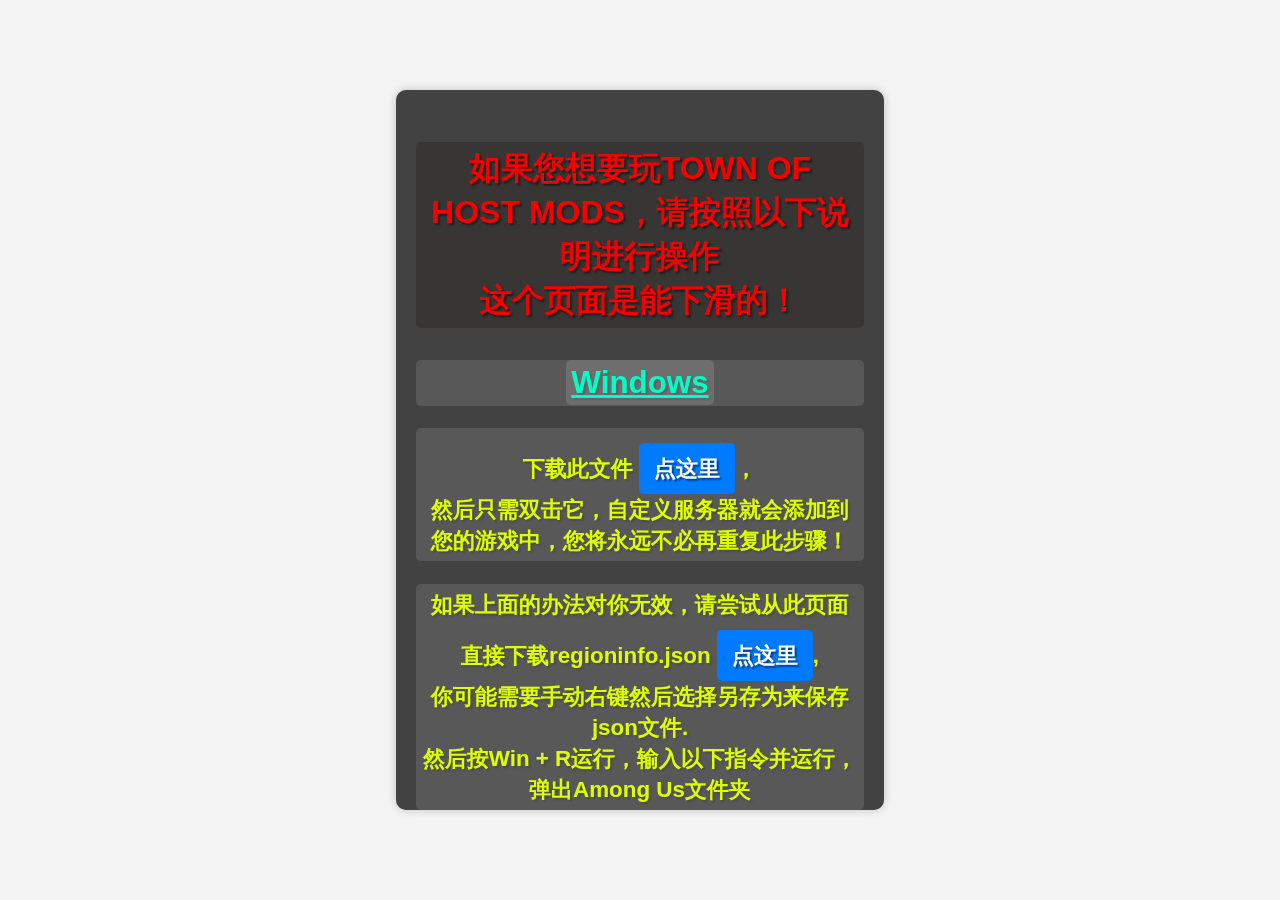
<file: cn_old.html>
<!DOCTYPE html>
<html>

<head>
    <meta charset=utf-8>
    <title>Among Us自定义服务器 - TOWN OF HOST MODS</title>
    <style>
        body {
            font-family: Arial, sans-serif;
            background-color: #f4f4f4;
            background-image: url(https://raw.githubusercontent.com/0xDrMoe/TownofHost-Enhanced/main/Resources/Background/PrevArtWinner/TOH-RE-Background-New.png);
            background-size: cover;
            background-position: 50%;
            margin: 0;
            padding: 0;
            display: flex;
            justify-content: center;
            align-items: center;
            height: 100vh
        }

        .container {
            position: relative;
            padding: 20px;
            background-color: rgba(25, 24, 24, 0.416);
            border-radius: 10px;
            box-shadow: 0 0 10px rgba(0, 0, 0, .2);
            width: 35%;
            text-align: center;
            margin: 10% auto;
            height: calc(80vh - 40px);
            overflow-y: auto
        }

        h3 {
            color: #f70000;
            font-size: 2em;
            background-color: rgba(21, 3, 3, 0.21);
            padding: 5px;
            border-radius: 5px;
            text-shadow: 2px 2px 2px rgba(0, 0, 0, .5)
        }

        b {
            color: #00ffc8;
            font-size: 1.4em;
            background-color: rgba(255, 255, 255, .137);
            padding: 5px;
            border-radius: 5px;
            text-shadow: 2px 2px 2px rgba(0, 0, 0, .126)
        }

        p {
            color: #df0;
            font-size: 1.4em;
            background-color: rgba(255, 255, 255, .116);
            padding: 5px;
            word-wrap: break-word;
            border-radius: 5px;
            text-shadow: 2px 2px 2px rgba(0, 0, 0, .144);
            font-weight: 700
        }

        .overlay {
            position: absolute;
            top: 0;
            left: 0;
            width: 100%;
            height: 100%;
            background-color: rgba(0, 0, 0, 0.604);
            z-index: -1
        }

        a {
            color: #fff;
            background-color: #007bff;
            text-decoration: none;
            padding: 10px 15px;
            border-radius: 5px;
            display: inline-block;
            margin-top: 10px;
            transition: background-color .3s ease;
            font-size: 1em;
            text-shadow: 2px 2px 2px rgba(0, 0, 0, .5)
        }

        a:hover {
            background-color: #0056b3
        }

        pre {
            background-color: rgba(0, 0, 0, 0.8);
            color: #fff;
            padding: 10px;
            border-radius: 5px;
            text-align: left;
            overflow-x: auto;
            white-space: pre-wrap;
            word-wrap: break-word;
            box-shadow: 2px 2px 5px rgba(0, 0, 0, 0.5);
        }
    </style>

<body>
    <div class=container>
        <h3>如果您想要玩TOWN OF HOST MODS，请按照以下说明进行操作<br>这个页面是能下滑的！</h3>
        <p><b><u>Windows</u></b></p>
        <p>下载此文件 <a href=https://aug.233466.xyz/Setup_Custom_Server.bat>点这里</a>，<br>然后只需双击它，自定义服务器就会添加到您的游戏中，您将永远不必再重复此步骤！
        </p>
        <p>如果上面的办法对你无效，请尝试从此页面直接下载regioninfo.json <a href="https://au.niko233.me/regioninfo.json"
                download="regioninfo.json">点这里</a>,
                <br>你可能需要手动右键然后选择另存为来保存json文件.
                <br>然后按Win + R运行，输入以下指令并运行，弹出Among Us文件夹</p>

    <pre>
%userprofile%\AppData\LocalLow\Innersloth\Among Us
    </pre>

        <p>替换掉里面的regioninfo.json然后重启你的游戏即可.</p>
        
        <p>如果您有RegionInstall，您可以下载配置文件 <a
                href=https://aug.233466.xyz/at.duikbo.regioninstall.cfg>这里</a>，<br>然后用新的配置文件替换Among Us\BepInEx\config中的配置文件
        </p>
        <p><b>* - 如果您有其他MOD，如TOUR、TOR或Las Monjas，则已经拥有Modded服务器，<br>你仍需要遵循以上步骤手动安装NikoCat233的私服</b></p>
        <p><u><b>对于iOS/Android玩家</b></u></p>
        <p>步骤1：打开您设备上的Among Us</p>
        <p>步骤2：在您的设备上保持游戏打开状态，转到您的网络浏览器</p>
        <p>步骤3：</p>
        <p>要添加Modded NA，请点击 <a
                href="amongus://init?servername=Modded_NA&serverport=443&serverip=https%3A%2F%2Faumods.us&usedtls=false">这里</a>
        </p>
        <p>要添加Modded EU，请点击 <a
                href="amongus://init?servername=Modded_EU&serverport=443&serverip=https%3A%2F%2Fau-eu.duikbo.at&usedtls=false">这里</a>
        </p>
        <p>要添加Modded Asia，请点击 <a
                href="amongus://init?servername=Modded_AS&serverport=443&serverip=https%3A%2F%2Fau-as.duikbo.at&usedtls=false">这里</a>
        </p>
        <p>要添加NikoCat233中国服务器，请点击 <a
                href="amongus://init?servername=Niko233(AS_CN)&serverport=443&serverip=https%3A%2F%2Faucn.niko233.me&usedtls=false">这里</a>
        </p>
        <p>要添加NikoCat233中国无反作弊服务器，请点击 <a
                href="amongus://init?servername=Niko233(AS_CN2)&serverport=443&serverip=https%3A%2F%2Faucn2.niko233.me&usedtls=false">这里</a>
        </p>
        <p>要添加NikoCat233美国服务器，请点击 <a
                href="amongus://init?servername=Niko233(NA_US)&serverport=443&serverip=https%3A%2F%2Fau-us.niko233.me&usedtls=false">这里</a>
        </p>
        <p>要添加NikoCat233美国无反作弊服务器，请点击 <a
                href="amongus://init?servername=Niko233(NA_US2)&serverport=443&serverip=https%3A%2F%2Fau-us2.niko233.me&usedtls=false">这里</a>
        </p>
        <p>完成上述步骤后，您将无需再次执行该操作以添加该服务器</p>
        <p>由NikoCat233提供支持</p>
        <div class=overlay></div>
    </div>
</file>
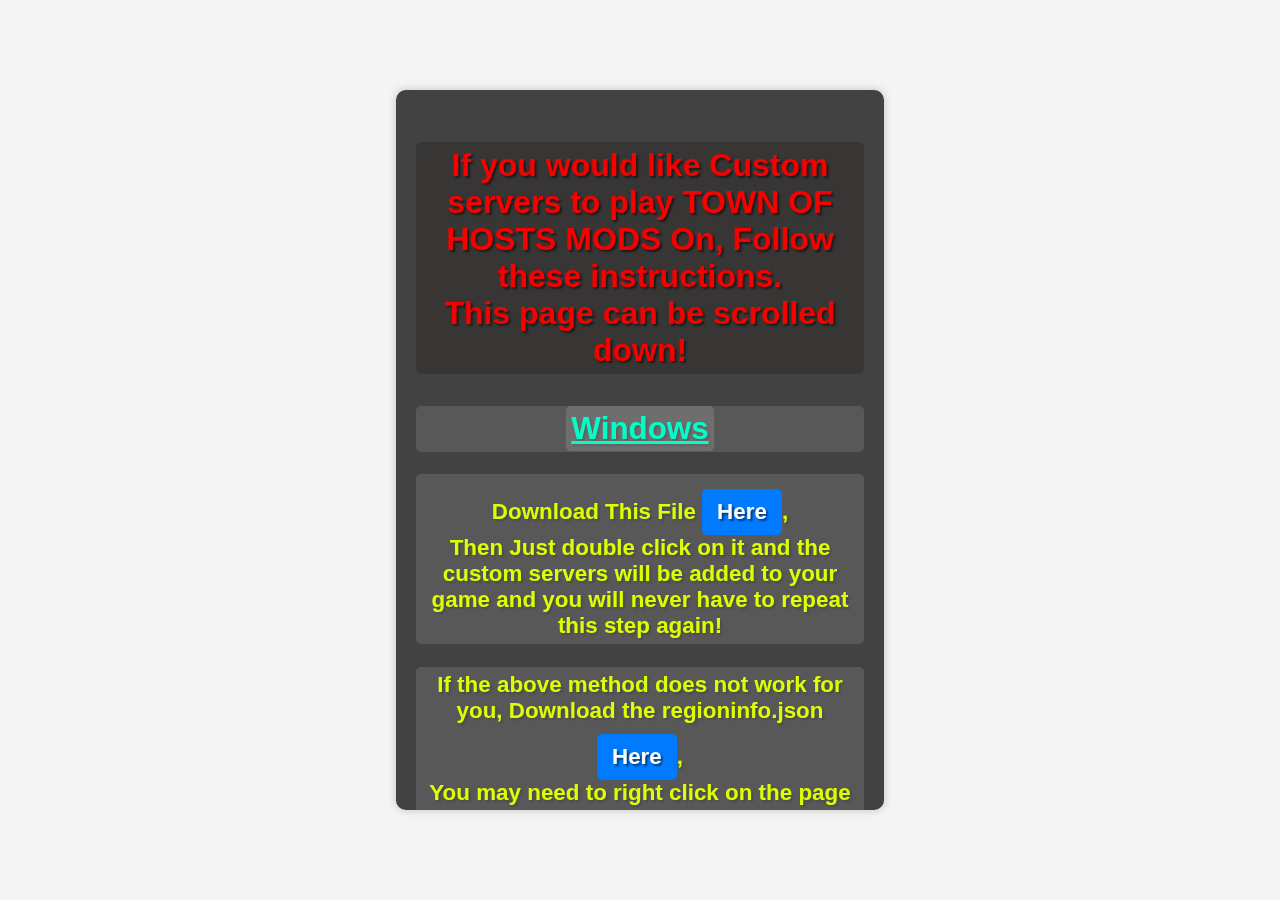
<file: en_old.html>
<!DOCTYPE html>
<html>

<head>
    <title>Among Us Custom Server - TOWN OF HOST MODS</title>
    <style>
        body {
            font-family: Arial, sans-serif;
            background-color: #f4f4f4;
            background-image: url(https://raw.githubusercontent.com/0xDrMoe/TownofHost-Enhanced/main/Resources/Background/PrevArtWinner/TOH-RE-Background-New.png);
            background-size: cover;
            background-position: 50%;
            margin: 0;
            padding: 0;
            display: flex;
            justify-content: center;
            align-items: center;
            height: 100vh;
        }

        .container {
            position: relative;
            padding: 20px;
            background-color: rgba(25, 24, 24, 0.416);
            border-radius: 10px;
            box-shadow: 0 0 10px rgba(0, 0, 0, .2);
            width: 35%;
            text-align: center;
            margin: 10% auto;
            height: calc(80vh - 40px);
            overflow-y: auto
        }

        h3 {
            color: #f70000;
            font-size: 2em;
            background-color: rgba(21, 3, 3, 0.21);
            padding: 5px;
            border-radius: 5px;
            text-shadow: 2px 2px 2px rgba(0, 0, 0, .5)
        }

        b {
            color: #00ffc8;
            font-size: 1.4em;
            background-color: rgba(255, 255, 255, .137);
            padding: 5px;
            border-radius: 5px;
            text-shadow: 2px 2px 2px rgba(0, 0, 0, .126)
        }

        p {
            color: #df0;
            font-size: 1.4em;
            background-color: rgba(255, 255, 255, .116);
            padding: 5px;
            word-wrap: break-word;
            border-radius: 5px;
            text-shadow: 2px 2px 2px rgba(0, 0, 0, .144);
            font-weight: 700
        }

        .overlay {
            position: absolute;
            top: 0;
            left: 0;
            width: 100%;
            height: 100%;
            background-color: rgba(0, 0, 0, 0.604);
            z-index: -1
        }

        a {
            color: #fff;
            background-color: #007bff;
            text-decoration: none;
            padding: 10px 15px;
            border-radius: 5px;
            display: inline-block;
            margin-top: 10px;
            transition: background-color .3s ease;
            font-size: 1em;
            text-shadow: 2px 2px 2px rgba(0, 0, 0, .5)
        }

        a:hover {
            background-color: #0056b3
        }

        pre {
            background-color: rgba(0, 0, 0, 0.8);
            color: #fff;
            padding: 10px;
            border-radius: 5px;
            text-align: left;
            overflow-x: auto;
            white-space: pre-wrap;
            word-wrap: break-word;
            box-shadow: 2px 2px 5px rgba(0, 0, 0, 0.5);
        }
    </style>
</head>

<body>
    <div class="container">
        <h3>If you would like Custom servers to play TOWN OF HOSTS MODS On, Follow these instructions. <br>This page can be scrolled down!</h3>
        <p><b><u>Windows</u></b></p>
        <p>Download This File <a href="https://au.niko233.me/Setup_Custom_Server.bat">Here</a>, <br>Then Just double click
            on it
            and the custom servers will be added to your game and you will never have to repeat this step again!</p>
        <p>If the above method does not work for you, Download the regioninfo.json <a
                href="https://au.niko233.me/regioninfo.json" download="regioninfo.json">Here</a>,
                <br>You may need to right click on the page and choose "Save as other" to mannually download the json file.
                <br>Then press Win + R and enter & run the following command:</p>

        <pre>
%userprofile%\AppData\LocalLow\Innersloth\Among Us
        </pre>

        <p>Replace regioninfo.json with the one you just downloaded and restart your game.</p>

        <p>If you have RegionInstall, You can download the config file <a
                href="https://au.niko233.me/at.duikbo.regioninstall.cfg">Here</a>, <br>Then replace the config in Among
            Us\BepInEx\config with the new one</p>
        <p><b>* - If you have other mods Like TOUR, TOR or Las Monjas, You Already have modded servers.<br>
        Still you need to follow the above steps and install NikoCat233's custom region.</b></p>
        <p><u><b>iOS/Android Players</b></u></p>
        <p>Step 1: Open Among Us on Your Device</p>
        <p>Step 2: With the Game still open, go to your web browser on your device</p>
        <p>Step 3:</p>
        <p>To add Modded NA, Click <a
                href="amongus://init?servername=Modded_NA&serverport=443&serverip=https%3A%2F%2Faumods.us&usedtls=false">Here</a>
        </p>
        <p>To add Modded EU, Click <a
                href="amongus://init?servername=Modded_EU&serverport=443&serverip=https%3A%2F%2Fau-eu.duikbo.at&usedtls=false">Here</a>
        </p>
        <p>To add Modded Asia, Click <a
                href="amongus://init?servername=Modded_AS&serverport=443&serverip=https%3A%2F%2Fau-as.duikbo.at&usedtls=false">Here</a>
        </p>
        <p>To add NikoCat233 Asia CN Server, Click <a
                href="amongus://init?servername=Niko233(AS_CN)&serverport=443&serverip=https%3A%2F%2Faucn.niko233.me&usedtls=false">Here</a>
        </p>
        <p>To add NikoCat233 Asia CN No Anticheat Server, Click <a
                href="amongus://init?servername=Niko233(AS_CN2)&serverport=443&serverip=https%3A%2F%2Faucn2.niko233.me&usedtls=false">Here</a>
        </p>
        <p>To add NikoCat233 NA US Server, Click <a
                href="amongus://init?servername=NikoCat233(NA_US)&serverport=443&serverip=https%3A%2F%2Fau-us.niko233.me&usedtls=false">Here</a>
        </p>
        <p>To add NikoCat233 NA US No Anticheat Server, Click <a
                href="amongus://init?servername=NikoCat233(NA_US2)&serverport=443&serverip=https%3A%2F%2Fau-us2.niko233.me&usedtls=false">Here</a>
        </p>
        <p>Once that step is completed you will not have to do it again for that server</p>
        <p>Hosted By NikoCat233
        <div class="overlay"></div>
    </div>
</body>

</html>
</file>
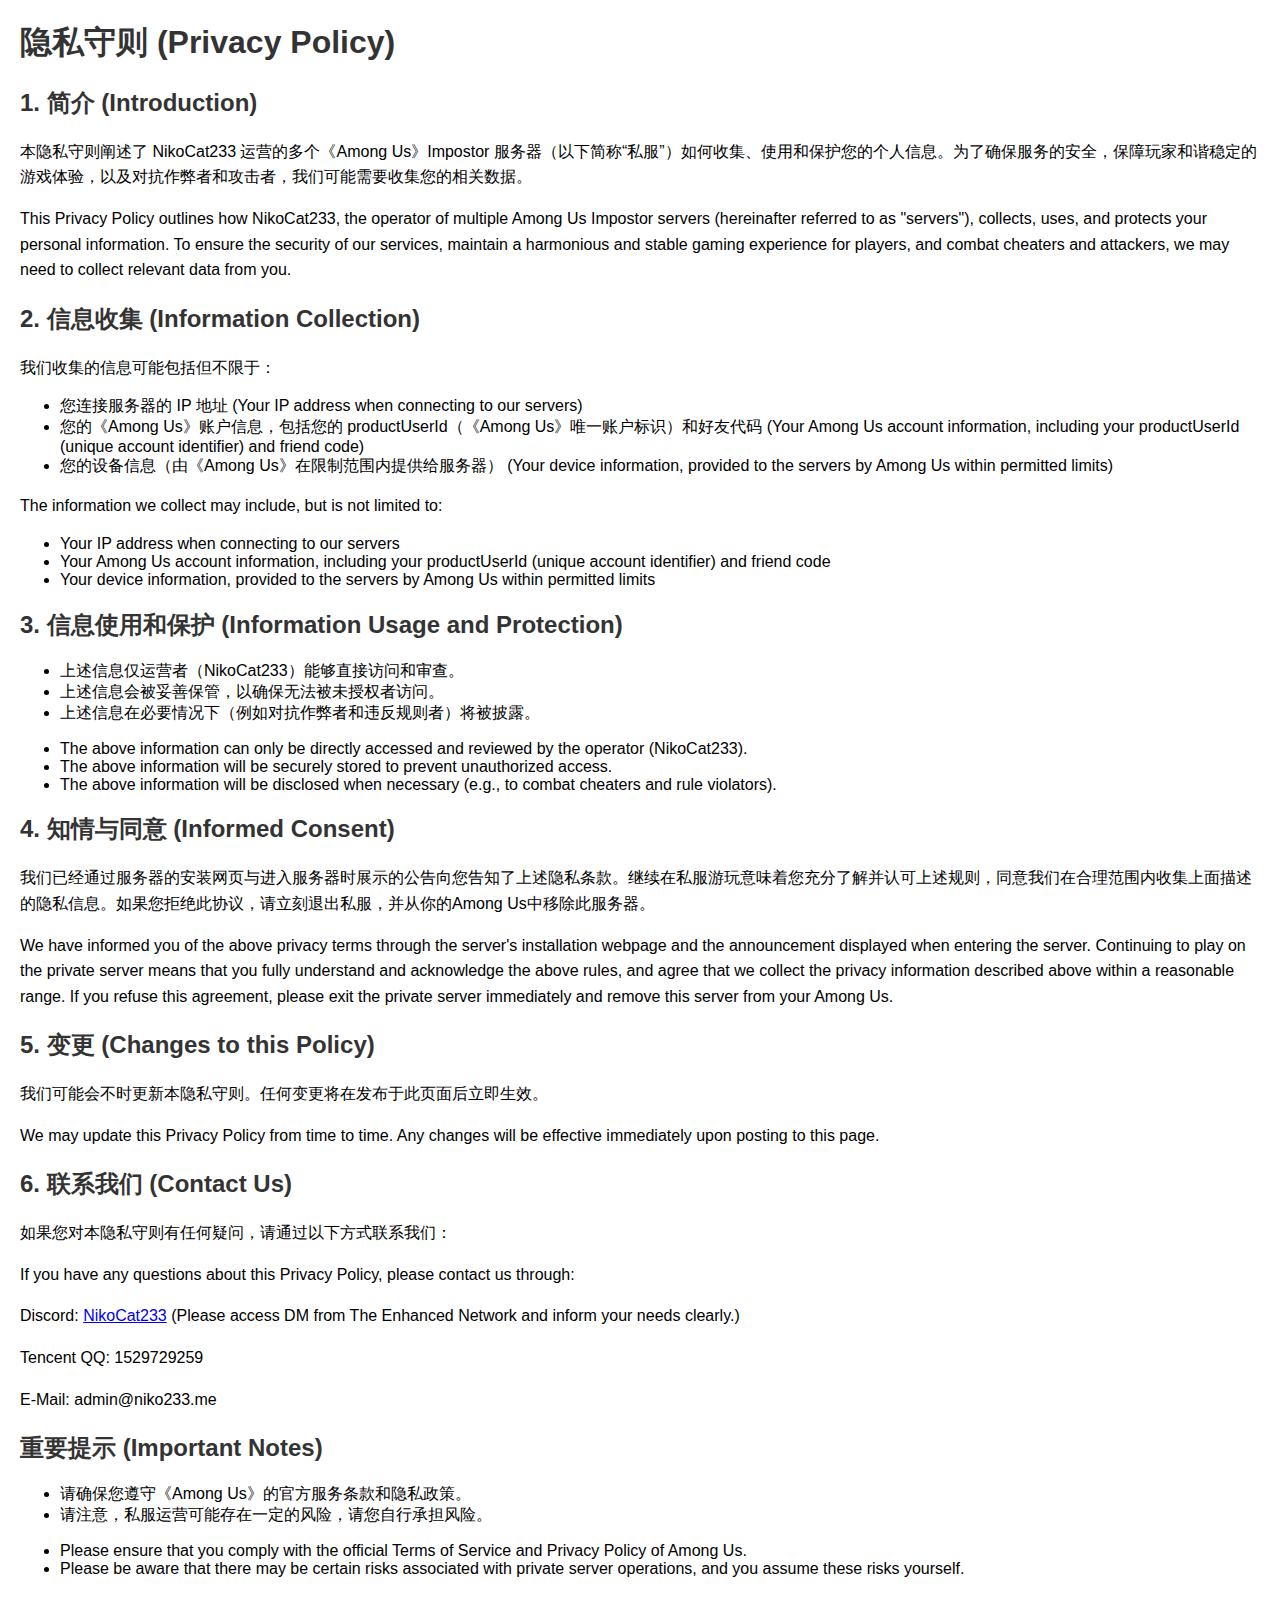
<file: policy.html>
<!DOCTYPE html>
<html>

<head>
    <title>隐私守则 (Privacy Policy)</title>
    <meta charset="UTF-8">
    <meta name="viewport" content="width=device-width, initial-scale=1.0">
    <style>
        body {
            font-family: sans-serif;
            margin: 20px;
        }

        h1,
        h2 {
            color: #333;
        }

        p {
            line-height: 1.6;
        }
    </style>
</head>

<body>

    <h1>隐私守则 (Privacy Policy)</h1>

    <h2>1. 简介 (Introduction)</h2>
    <p>本隐私守则阐述了 NikoCat233 运营的多个《Among Us》Impostor
        服务器（以下简称“私服”）如何收集、使用和保护您的个人信息。为了确保服务的安全，保障玩家和谐稳定的游戏体验，以及对抗作弊者和攻击者，我们可能需要收集您的相关数据。</p>
    <p>This Privacy Policy outlines how NikoCat233, the operator of multiple Among Us Impostor servers (hereinafter
        referred to as "servers"), collects, uses, and protects your personal information. To ensure the security of our
        services, maintain a harmonious and stable gaming experience for players, and combat cheaters and attackers, we
        may need to collect relevant data from you.</p>

    <h2>2. 信息收集 (Information Collection)</h2>
    <p>我们收集的信息可能包括但不限于：</p>
    <ul>
        <li>您连接服务器的 IP 地址 (Your IP address when connecting to our servers)</li>
        <li>您的《Among Us》账户信息，包括您的 productUserId（《Among Us》唯一账户标识）和好友代码 (Your Among Us account information, including
            your productUserId (unique account identifier) and friend code)</li>
        <li>您的设备信息（由《Among Us》在限制范围内提供给服务器） (Your device information, provided to the servers by Among Us within
            permitted limits)</li>
    </ul>
    <p>The information we collect may include, but is not limited to:</p>
    <ul>
        <li>Your IP address when connecting to our servers</li>
        <li>Your Among Us account information, including your productUserId (unique account identifier) and friend code
        </li>
        <li>Your device information, provided to the servers by Among Us within permitted limits</li>
    </ul>

    <h2>3. 信息使用和保护 (Information Usage and Protection)</h2>
    <p>
    <ul>
        <li>上述信息仅运营者（NikoCat233）能够直接访问和审查。</li>
        <li>上述信息会被妥善保管，以确保无法被未授权者访问。</li>
        <li>上述信息在必要情况下（例如对抗作弊者和违反规则者）将被披露。</li>
    </ul>
    </p>
    <p>
    <ul>
        <li>The above information can only be directly accessed and reviewed by the operator (NikoCat233).</li>
        <li>The above information will be securely stored to prevent unauthorized access.</li>
        <li>The above information will be disclosed when necessary (e.g., to combat cheaters and rule violators).</li>
    </ul>
    </p>

    <h2>4. 知情与同意 (Informed Consent)</h2>
    <p>我们已经通过服务器的安装网页与进入服务器时展示的公告向您告知了上述隐私条款。继续在私服游玩意味着您充分了解并认可上述规则，同意我们在合理范围内收集上面描述的隐私信息。如果您拒绝此协议，请立刻退出私服，并从你的Among
        Us中移除此服务器。</p>
    <p>We have informed you of the above privacy terms through the server's installation webpage and the announcement
        displayed when entering the server. Continuing to play on the private server means that you fully understand and
        acknowledge the above rules, and agree that we collect the privacy information described above within a
        reasonable range. If you refuse this agreement, please exit the private server immediately and remove this
        server from your Among Us.</p>

    <h2>5. 变更 (Changes to this Policy)</h2>
    <p>我们可能会不时更新本隐私守则。任何变更将在发布于此页面后立即生效。</p>
    <p>We may update this Privacy Policy from time to time. Any changes will be effective immediately upon posting to
        this page.</p>

    <h2>6. 联系我们 (Contact Us)</h2>
    <p>如果您对本隐私守则有任何疑问，请通过以下方式联系我们：</p>
    <p>If you have any questions about this Privacy Policy, please contact us through:</p>
    <p>Discord: <a href="https://discord.gg/ten">NikoCat233</a> (Please access DM from The Enhanced Network and inform
        your needs clearly.)</p>
    <p>Tencent QQ: 1529729259</p>
    <p>E-Mail: admin@niko233.me</p>

    <h2>重要提示 (Important Notes)</h2>
    <p>
    <ul>
        <li>请确保您遵守《Among Us》的官方服务条款和隐私政策。</li>
        <li>请注意，私服运营可能存在一定的风险，请您自行承担风险。</li>
    </ul>
    </p>
    <p>
    <ul>
        <li>Please ensure that you comply with the official Terms of Service and Privacy Policy of Among Us.</li>
        <li>Please be aware that there may be certain risks associated with private server operations, and you assume
            these risks yourself.</li>
    </ul>
    </p>

</body>

</html>
</file>
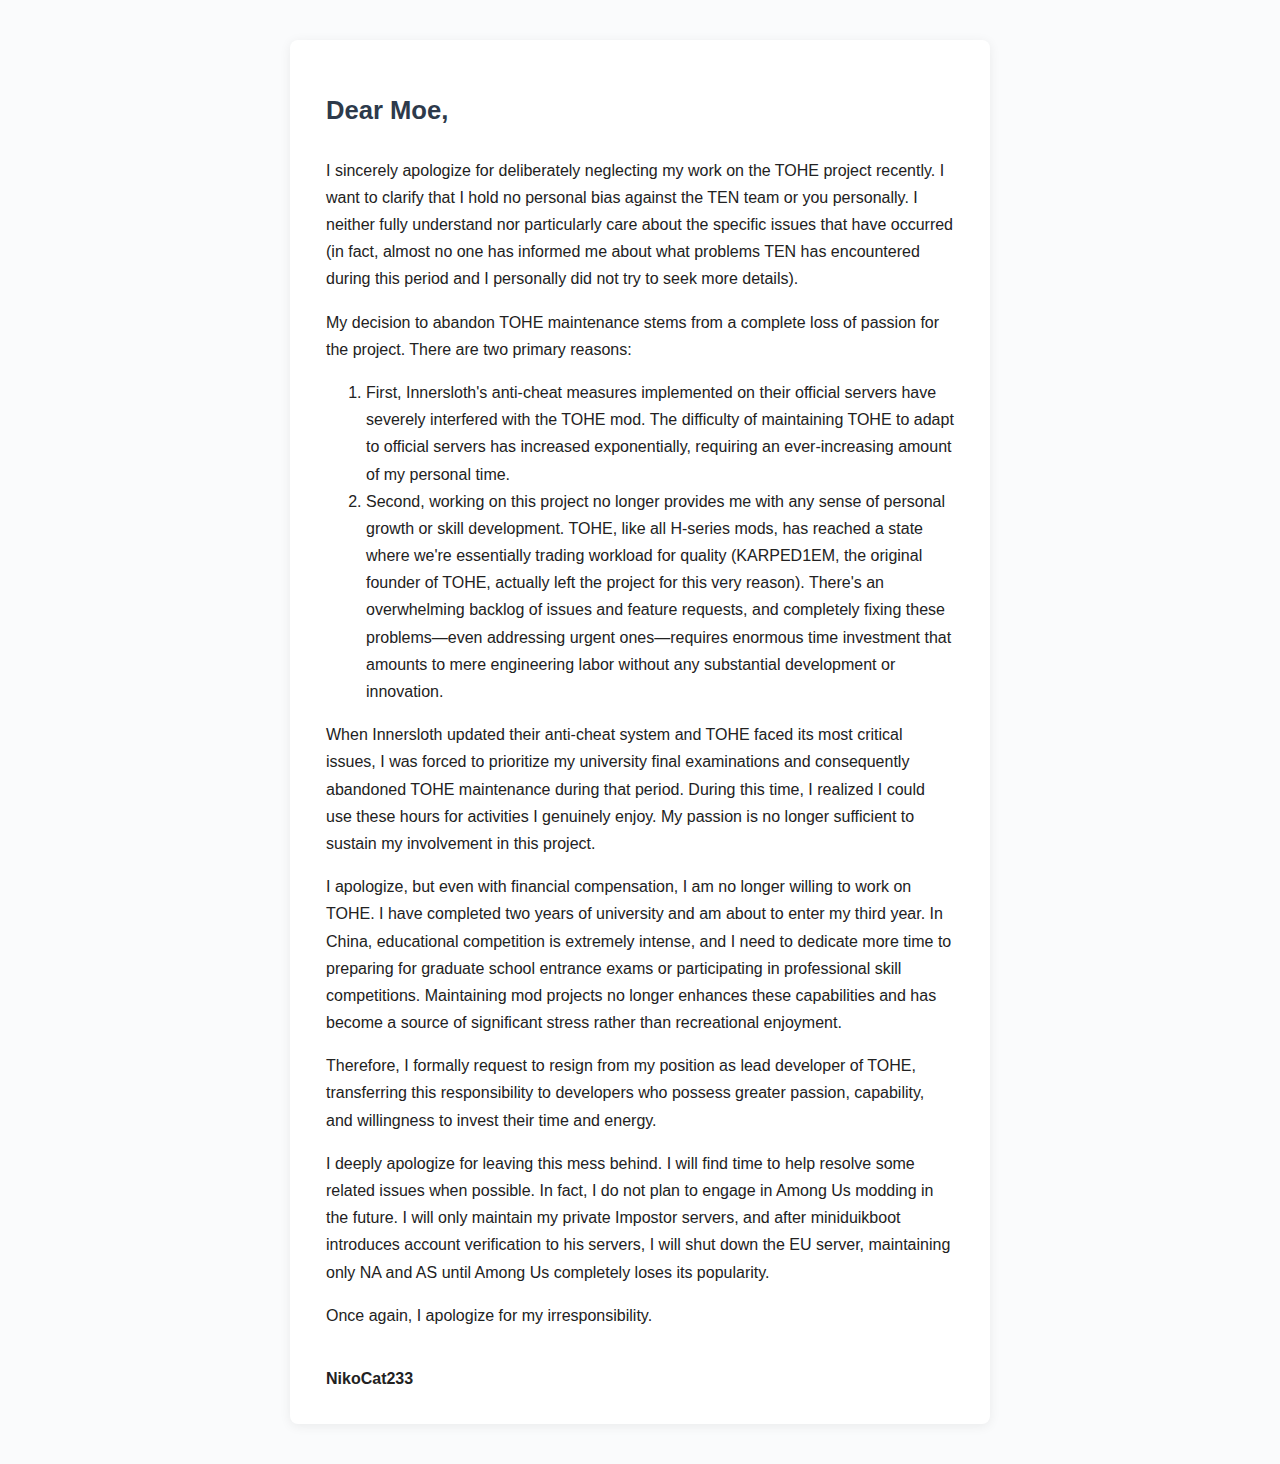
<file: ten-message.html>
<!DOCTYPE html>
<html lang="en">

<head>
    <meta charset="UTF-8">
    <title>Apology and Resignation Letter</title>
    <style>
        body {
            font-family: Arial, sans-serif;
            margin: 40px auto;
            max-width: 700px;
            background: #fafbfc;
            color: #222;
            line-height: 1.7;
        }

        .container {
            background: #fff;
            padding: 32px 36px;
            border-radius: 8px;
            box-shadow: 0 2px 12px rgba(0, 0, 0, 0.07);
        }

        h1 {
            font-size: 1.6em;
            margin-bottom: 24px;
            color: #2d3a4b;
        }

        .signature {
            margin-top: 36px;
            font-weight: bold;
        }
    </style>
</head>

<body>
    <div class="container">
        <h1>Dear Moe,</h1>
        <p>
            I sincerely apologize for deliberately neglecting my work on the TOHE project recently. I want to clarify
            that I hold no personal bias against the TEN team or you personally. I neither fully understand nor
            particularly care about the specific issues that have occurred (in fact, almost no one has informed me about
            what problems TEN has encountered during this period and I personally did not try to seek more details).
        </p>
        <p>
            My decision to abandon TOHE maintenance stems from a complete loss of passion for the project. There are two
            primary reasons:
        </p>
        <ol>
            <li>
                First, Innersloth's anti-cheat measures implemented on their official servers have severely interfered
                with the TOHE mod. The difficulty of maintaining TOHE to adapt to official servers has increased
                exponentially, requiring an ever-increasing amount of my personal time.
            </li>
            <li>
                Second, working on this project no longer provides me with any sense of personal growth or skill
                development. TOHE, like all H-series mods, has reached a state where we're essentially trading workload
                for quality (KARPED1EM, the original founder of TOHE, actually left the project for this very reason).
                There's an overwhelming backlog of issues and feature requests, and completely fixing these
                problems—even addressing urgent ones—requires enormous time investment that amounts to mere engineering
                labor without any substantial development or innovation.
            </li>
        </ol>
        <p>
            When Innersloth updated their anti-cheat system and TOHE faced its most critical issues, I was forced to
            prioritize my university final examinations and consequently abandoned TOHE maintenance during that period.
            During this time, I realized I could use these hours for activities I genuinely enjoy. My passion is no
            longer sufficient to sustain my involvement in this project.
        </p>
        <p>
            I apologize, but even with financial compensation, I am no longer willing to work on TOHE. I have completed
            two years of university and am about to enter my third year. In China, educational competition is extremely
            intense, and I need to dedicate more time to preparing for graduate school entrance exams or participating
            in professional skill competitions. Maintaining mod projects no longer enhances these capabilities and has
            become a source of significant stress rather than recreational enjoyment.
        </p>
        <p>
            Therefore, I formally request to resign from my position as lead developer of TOHE, transferring this
            responsibility to developers who possess greater passion, capability, and willingness to invest their time
            and energy.
        </p>
        <p>
            I deeply apologize for leaving this mess behind. I will find time to help resolve some related issues when
            possible. In fact, I do not plan to engage in Among Us modding in the future. I will only maintain my
            private Impostor servers, and after miniduikboot introduces account verification to his servers, I will shut
            down the EU server, maintaining only NA and AS until Among Us completely loses its popularity.
        </p>
        <p>
            Once again, I apologize for my irresponsibility.
        </p>
        <div class="signature">
            NikoCat233
        </div>
    </div>
</body>

</html>
</file>
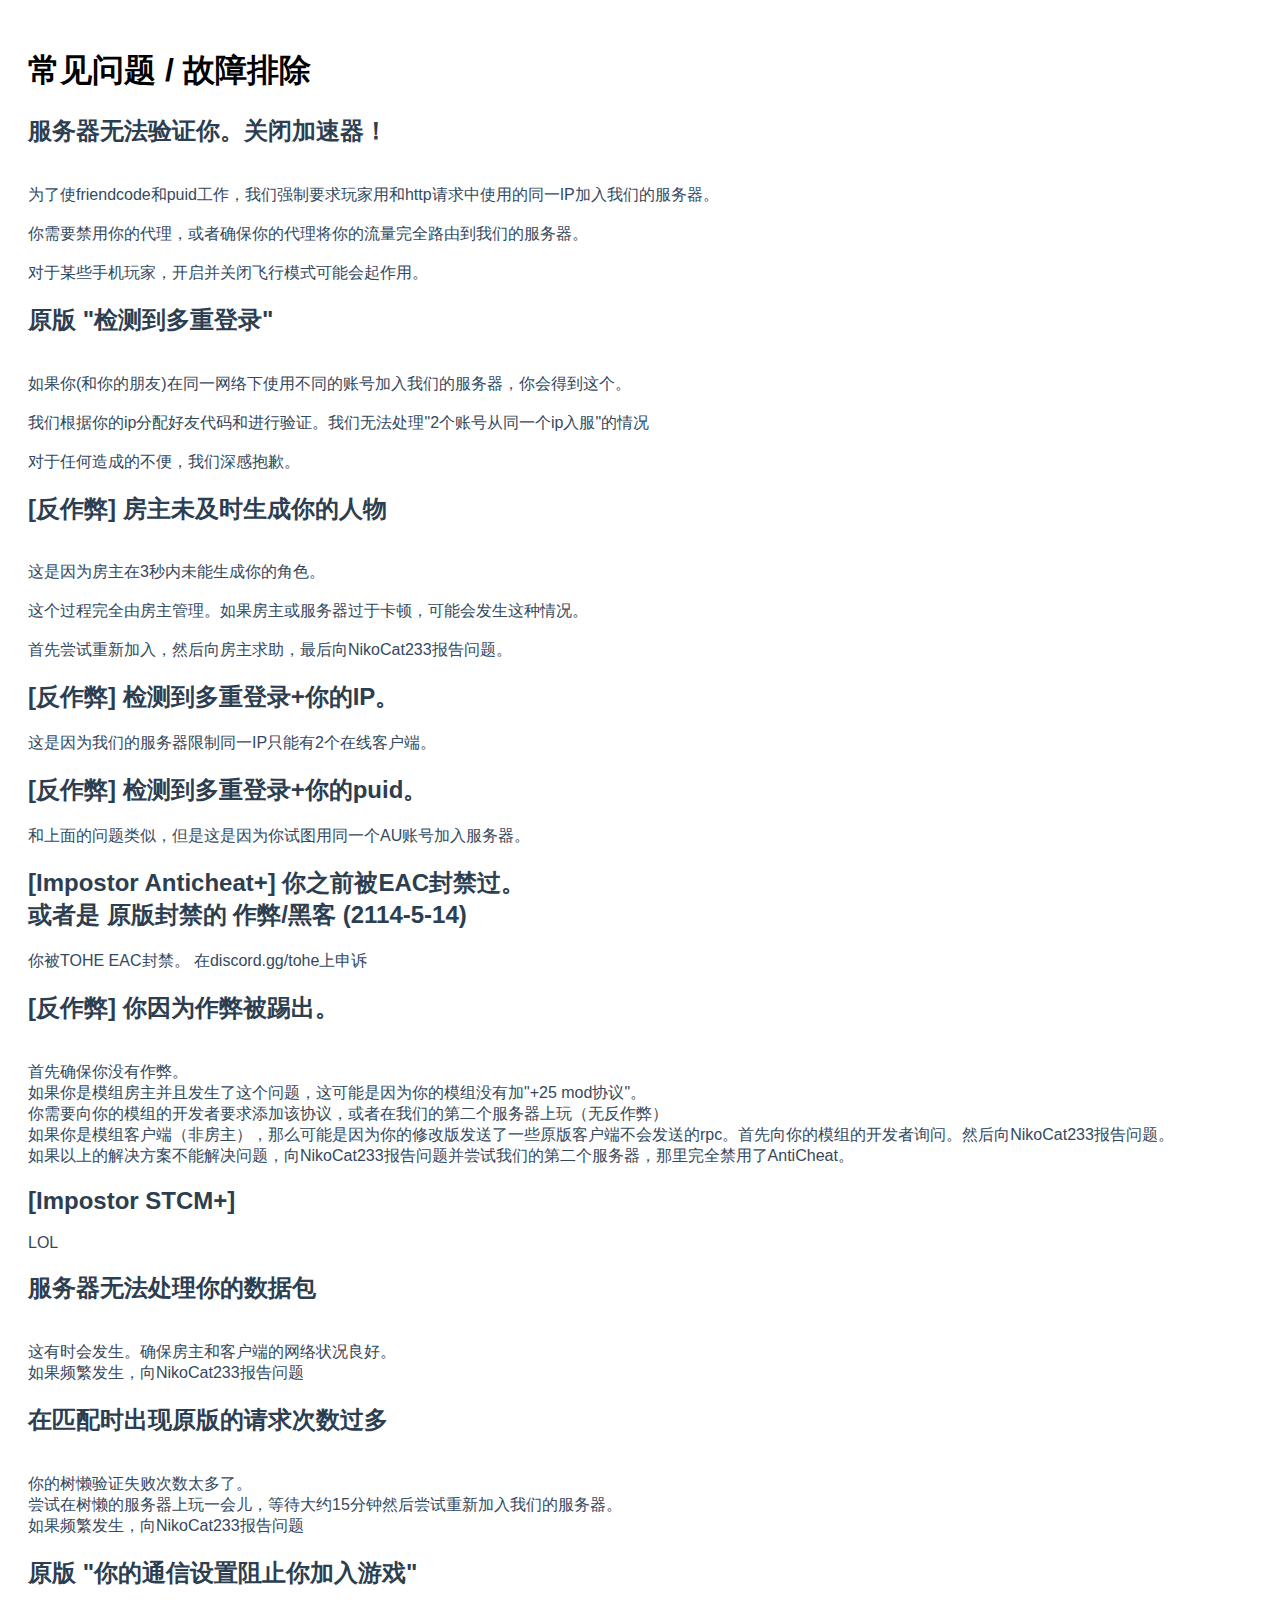
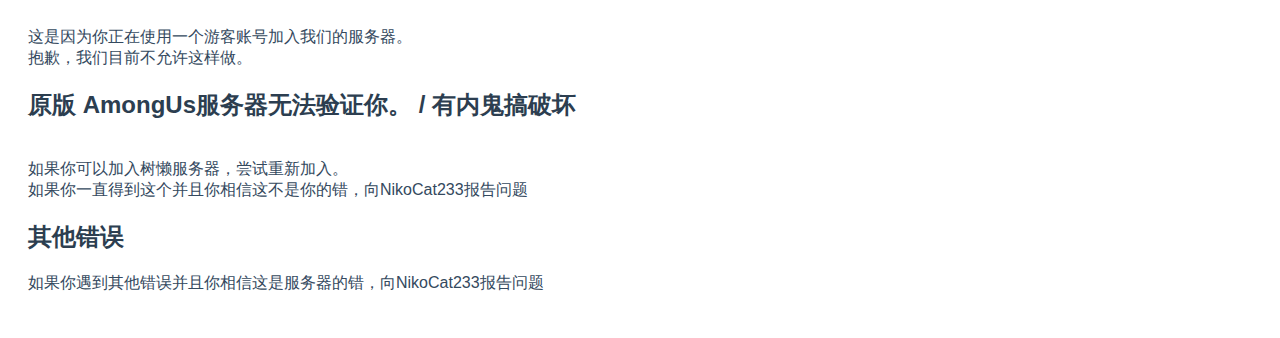
<file: trouble_cn.html>
<!DOCTYPE html>
<html>
  <head>
    <title>常见问题 / 故障排除</title>
    <style>
      body {
        font-family: Arial, sans-serif;
        padding: 20px;
      }
      h2 {
        color: #2c3e50;
      }
      p {
        color: #34495e;
        white-space: pre-line; /* 这将保留文本中的换行 */
      }
    </style>
  </head>

  <body>
    <h1>常见问题 / 故障排除</h1>

    <h2>服务器无法验证你。关闭加速器！</h2>
    <p>
      为了使friendcode和puid工作，我们强制要求玩家用和http请求中使用的同一IP加入我们的服务器。
      <br />你需要禁用你的代理，或者确保你的代理将你的流量完全路由到我们的服务器。
      <br />对于某些手机玩家，开启并关闭飞行模式可能会起作用。
    </p>

    <h2>原版 "检测到多重登录"</h2>
    <p>
      如果你(和你的朋友)在同一网络下使用不同的账号加入我们的服务器，你会得到这个。<br />
      我们根据你的ip分配好友代码和进行验证。我们无法处理"2个账号从同一个ip入服"的情况<br />
      对于任何造成的不便，我们深感抱歉。
    </p>

    <h2>[反作弊] 房主未及时生成你的人物</h2>
    <p>
      这是因为房主在3秒内未能生成你的角色。
      <br />这个过程完全由房主管理。如果房主或服务器过于卡顿，可能会发生这种情况。
      <br />首先尝试重新加入，然后向房主求助，最后向NikoCat233报告问题。
    </p>

    <h2>[反作弊] 检测到多重登录+你的IP。</h2>
    <p>这是因为我们的服务器限制同一IP只能有2个在线客户端。</p>

    <h2>[反作弊] 检测到多重登录+你的puid。</h2>
    <p>和上面的问题类似，但是这是因为你试图用同一个AU账号加入服务器。</p>

    <h2>
      [Impostor Anticheat+] 你之前被EAC封禁过。<br />或者是 原版封禁的 作弊/黑客
      (2114-5-14)
    </h2>
    <p>你被TOHE EAC封禁。 在discord.gg/tohe上申诉</p>

    <h2>[反作弊] 你因为作弊被踢出。</h2>
    <p>
      首先确保你没有作弊。<br />如果你是模组房主并且发生了这个问题，这可能是因为你的模组没有加"+25 mod协议"。
      你需要向你的模组的开发者要求添加该协议，或者在我们的第二个服务器上玩（无反作弊）<br />如果你是模组客户端（非房主），那么可能是因为你的修改版发送了一些原版客户端不会发送的rpc。首先向你的模组的开发者询问。然后向NikoCat233报告问题。<br />如果以上的解决方案不能解决问题，向NikoCat233报告问题并尝试我们的第二个服务器，那里完全禁用了AntiCheat。
    </p>

    <h2>[Impostor STCM+]</h2>
    <p>LOL</p>

    <h2>服务器无法处理你的数据包</h2>
    <p>
      这有时会发生。确保房主和客户端的网络状况良好。<br />如果频繁发生，向NikoCat233报告问题
    </p>

    <h2>在匹配时出现原版的请求次数过多</h2>
    <p>
      你的树懒验证失败次数太多了。<br />尝试在树懒的服务器上玩一会儿，等待大约15分钟然后尝试重新加入我们的服务器。<br />如果频繁发生，向NikoCat233报告问题
    </p>

    <h2>原版 "你的通信设置阻止你加入游戏"</h2>
    <p>
      这是因为你正在使用一个游客账号加入我们的服务器。<br />抱歉，我们目前不允许这样做。
    </p>

    <h2>原版 AmongUs服务器无法验证你。 / 有内鬼搞破坏</h2>
    <p>
      如果你可以加入树懒服务器，尝试重新加入。<br />如果你一直得到这个并且你相信这不是你的错，向NikoCat233报告问题
    </p>

    <h2>其他错误</h2>
    <p>如果你遇到其他错误并且你相信这是服务器的错，向NikoCat233报告问题</p>
  </body>
</html>
</file>
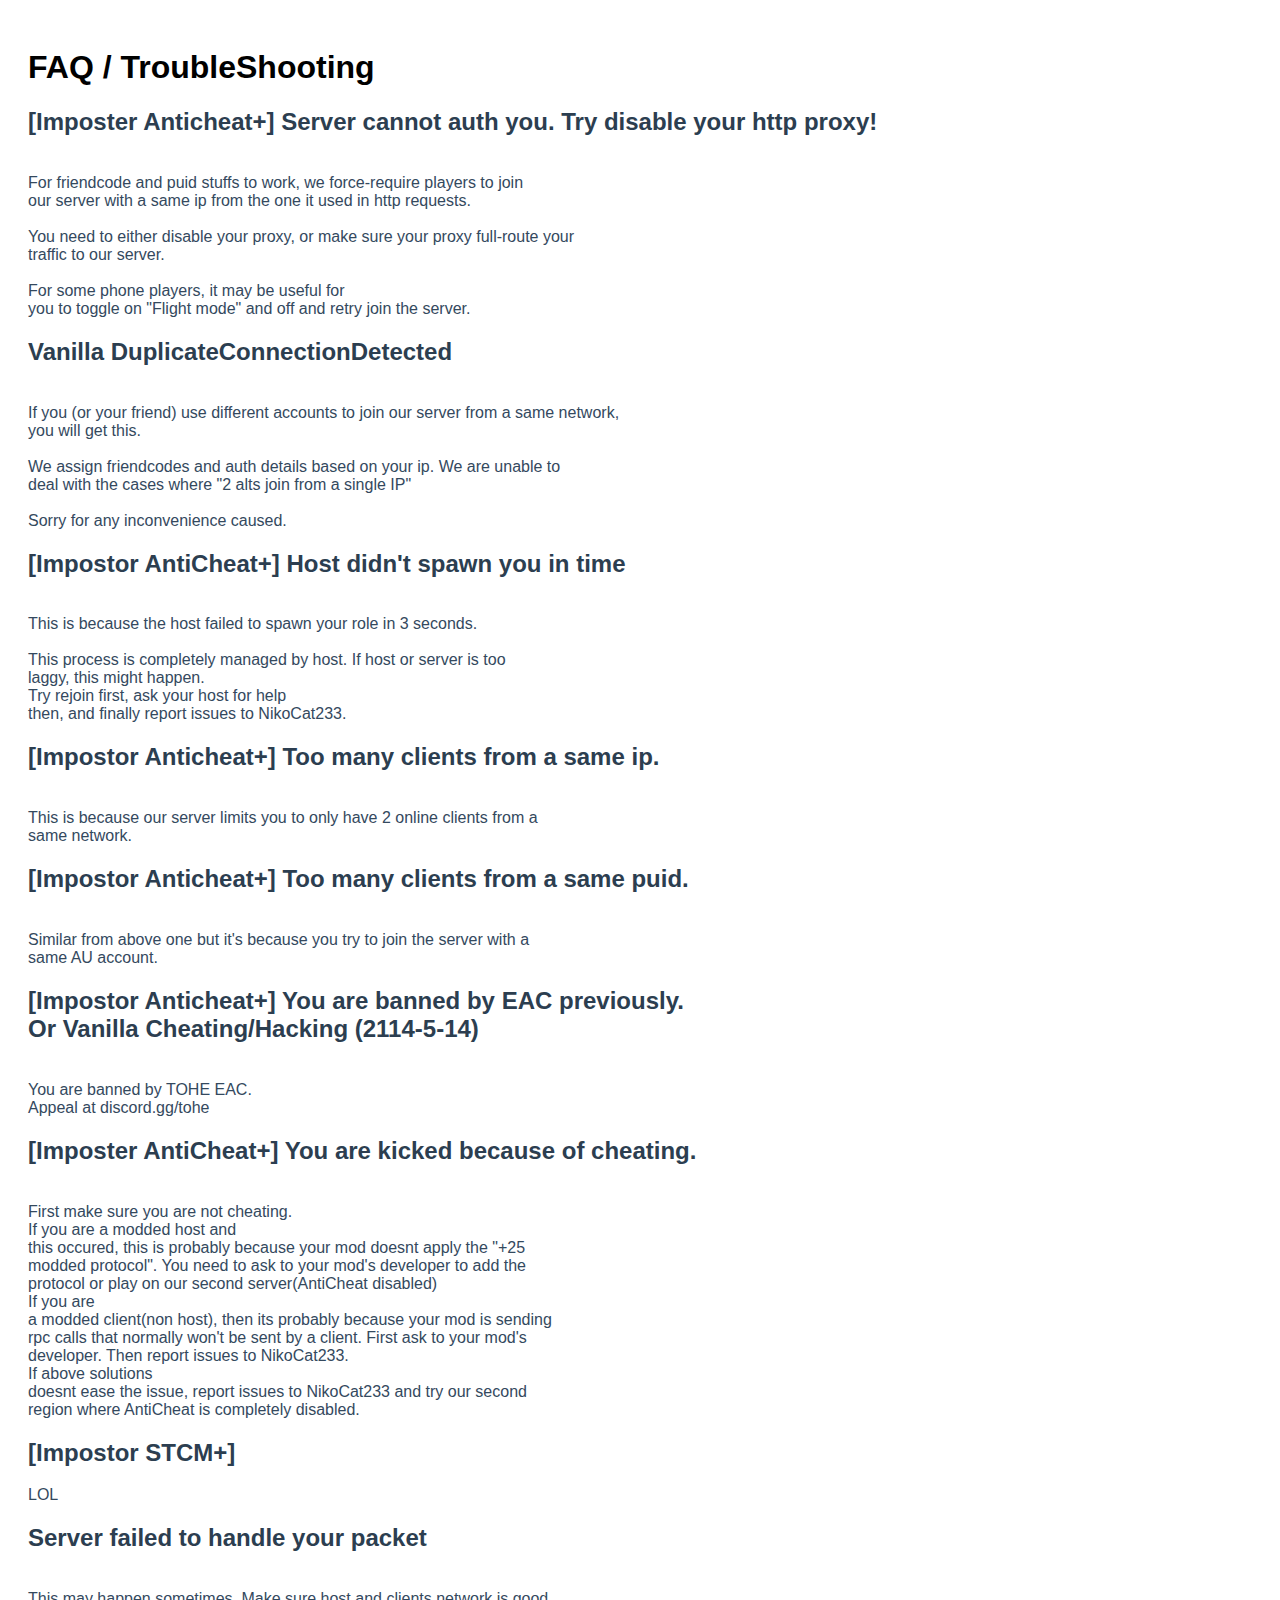
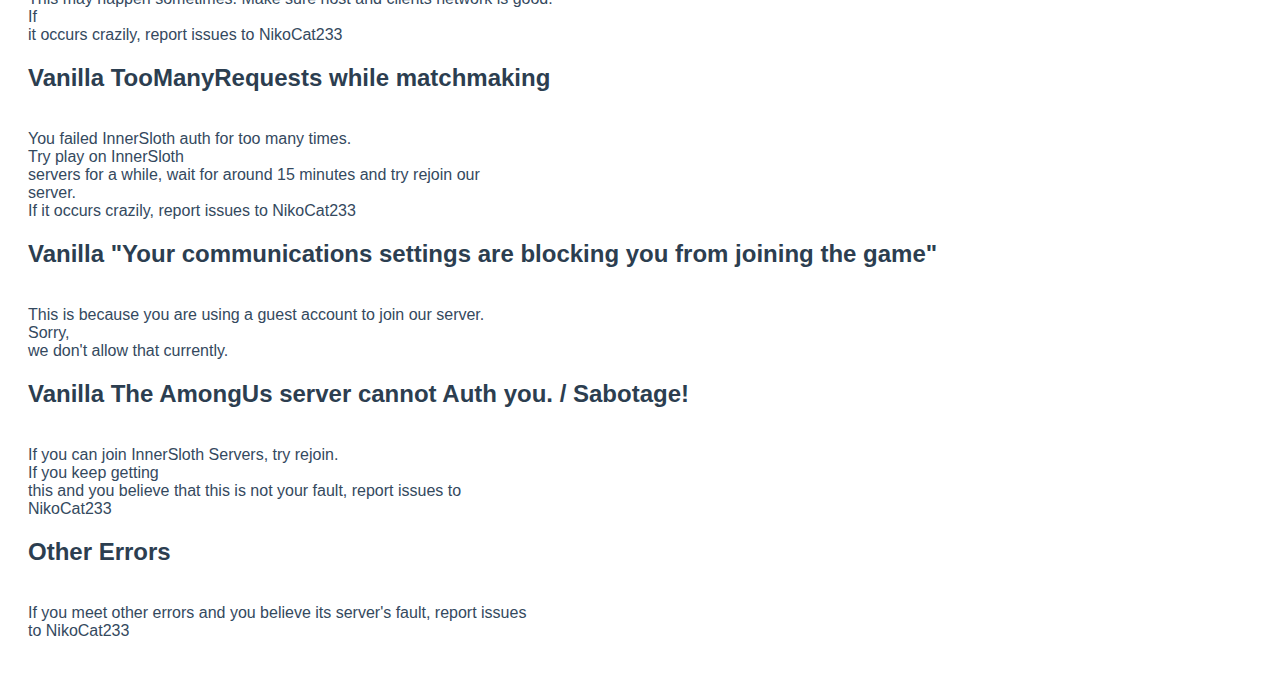
<file: trouble_en.html>
<!DOCTYPE html>
<html>
  <head>
    <title>FAQ / TroubleShooting</title>
    <style>
      body {
        font-family: Arial, sans-serif;
        padding: 20px;
      }
      h2 {
        color: #2c3e50;
      }
      p {
        color: #34495e;
        white-space: pre-line; /* This will respect new lines in your text */
      }
    </style>
  </head>

  <body>
    <h1>FAQ / TroubleShooting</h1>

    <h2>
      [Imposter Anticheat+] Server cannot auth you. Try disable your http proxy!
    </h2>
    <p>
      For friendcode and puid stuffs to work, we force-require players to join
      our server with a same ip from the one it used in http requests. <br />
	    You need to either disable your proxy, or make sure your proxy full-route your
      traffic to our server. <br />
	    For some phone players, it may be useful for 
      you to toggle on "Flight mode" and off and retry join the server.
    </p>

    <h2>Vanilla DuplicateConnectionDetected</h2>
    <p>
      If you (or your friend) use different accounts to join our server from a same network, 
      you will get this.<br />
      We assign friendcodes and auth details based on your ip. We are unable to
      deal with the cases where "2 alts join from a single IP"<br />
      Sorry for any inconvenience caused.
    </p>

    <h2>[Impostor AntiCheat+] Host didn't spawn you in time</h2>
    <p>
      This is because the host failed to spawn your role in 3 seconds.
      <br />This process is completely managed by host. If host or server is too
      laggy, this might happen. <br />Try rejoin first, ask your host for help
      then, and finally report issues to NikoCat233.
    </p>

    <h2>[Impostor Anticheat+] Too many clients from a same ip.</h2>
    <p>
      This is because our server limits you to only have 2 online clients from a
      same network.
    </p>

    <h2>[Impostor Anticheat+] Too many clients from a same puid.</h2>
    <p>
      Similar from above one but it's because you try to join the server with a
      same AU account.
    </p>

    <h2>[Impostor Anticheat+] You are banned by EAC previously.<br />Or Vanilla Cheating/Hacking (2114-5-14)</h2>
    <p>
      You are banned by TOHE EAC.
      Appeal at discord.gg/tohe
    </p>

    <h2>[Imposter AntiCheat+] You are kicked because of cheating.</h2>
    <p>
      First make sure you are not cheating.<br />If you are a modded host and
      this occured, this is probably because your mod doesnt apply the "+25
      modded protocol". You need to ask to your mod's developer to add the
      protocol or play on our second server(AntiCheat disabled)<br />If you are
      a modded client(non host), then its probably because your mod is sending
      rpc calls that normally won't be sent by a client. First ask to your mod's
      developer. Then report issues to NikoCat233.<br />If above solutions
      doesnt ease the issue, report issues to NikoCat233 and try our second
      region where AntiCheat is completely disabled.
    </p>

    <h2>[Impostor STCM+]</h2>
    <p>LOL</p>

    <h2>Server failed to handle your packet</h2>
    <p>
      This may happen sometimes. Make sure host and clients network is good.<br />If
      it occurs crazily, report issues to NikoCat233
    </p>

    <h2>Vanilla TooManyRequests while matchmaking</h2>
    <p>
      You failed InnerSloth auth for too many times.<br />Try play on InnerSloth
      servers for a while, wait for around 15 minutes and try rejoin our
      server.<br />If it occurs crazily, report issues to NikoCat233
    </p>

    <h2>
      Vanilla "Your communications settings are blocking you from joining the
      game"
    </h2>
    <p>
      This is because you are using a guest account to join our server.<br />Sorry,
      we don't allow that currently.
    </p>

    <h2>Vanilla The AmongUs server cannot Auth you. / Sabotage!</h2>
    <p>
      If you can join InnerSloth Servers, try rejoin.<br />If you keep getting
      this and you believe that this is not your fault, report issues to
      NikoCat233
    </p>

    <h2>Other Errors</h2>
    <p>
      If you meet other errors and you believe its server's fault, report issues
      to NikoCat233
    </p>
  </body>
</html>
</file>
